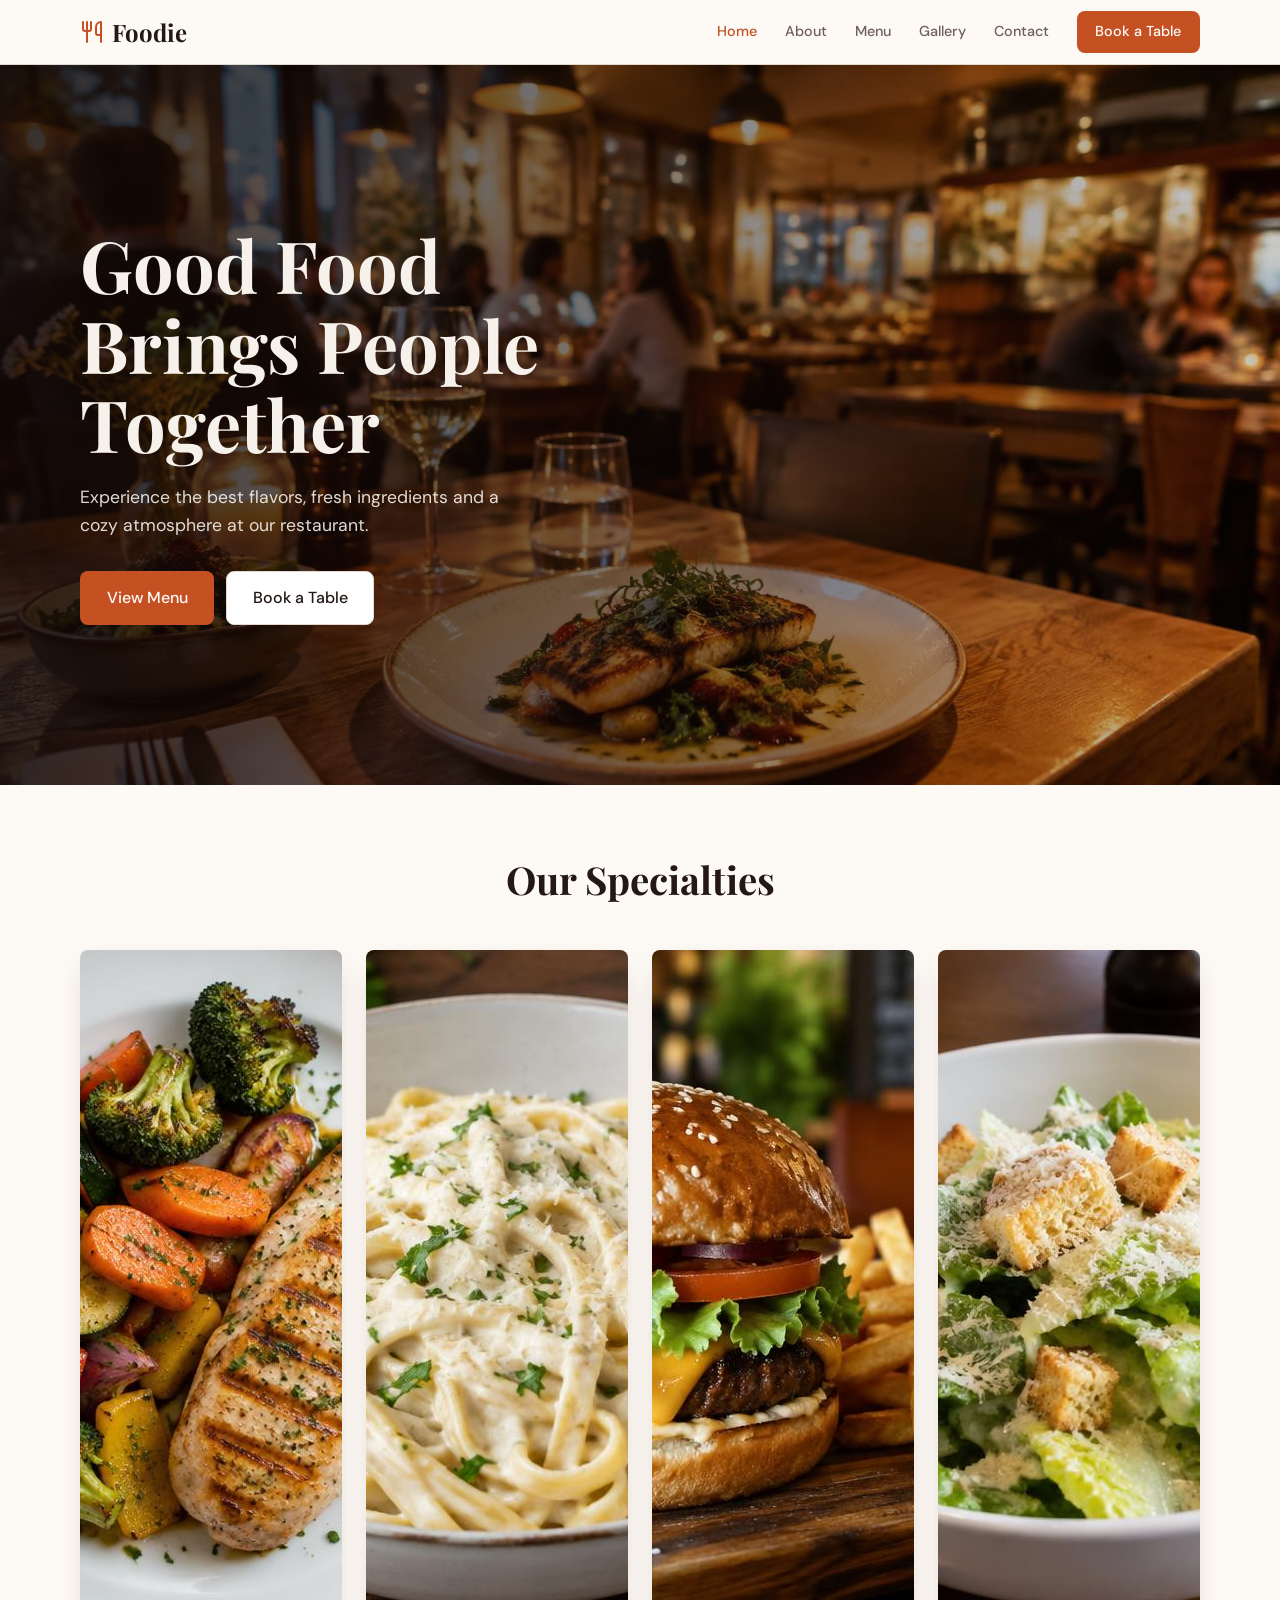
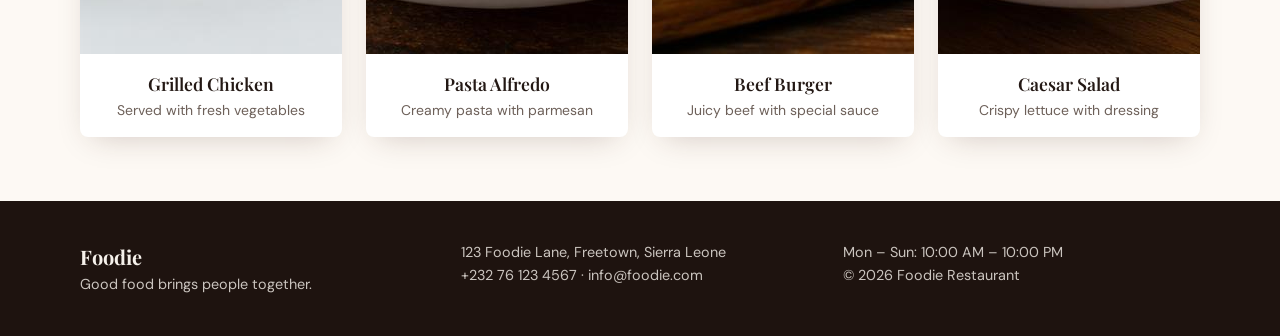
<file: index.html>
<!DOCTYPE html>
<html lang="en">
<head>
  <meta charset="utf-8">
  <meta name="viewport" content="width=device-width, initial-scale=1">
  <title>Foodie Restaurant | Good Food Brings People Together</title>
  <meta name="description" content="Fresh, delicious meals and a cozy atmosphere in Freetown. View our menu and book a table.">
  <meta property="og:title" content="Foodie Restaurant">
  <meta property="og:description" content="Fresh, delicious meals and a cozy atmosphere in Freetown.">
  <meta property="og:type" content="website">
  <meta name="twitter:card" content="summary_large_image">
  <link rel="preconnect" href="https://fonts.googleapis.com">
  <link rel="preconnect" href="https://fonts.gstatic.com" crossorigin>
  <link href="https://fonts.googleapis.com/css2?family=DM+Sans:wght@400;500;700&family=Playfair+Display:wght@600;700&display=swap" rel="stylesheet">
  <link rel="stylesheet" href="css/styles.css">
  <link rel="icon" href="favicon.ico" type="image/x-icon">
</head>
<body>

  <!-- ===== Header ===== -->
  <header class="site-header">
    <div class="container header-inner">
      <a href="index.html" class="brand">
        <svg class="icon" width="24" height="24" viewBox="0 0 24 24" fill="none" stroke="currentColor" stroke-width="2" stroke-linecap="round" stroke-linejoin="round"><path d="M3 2v7c0 1.1.9 2 2 2h4a2 2 0 0 0 2-2V2"/><path d="M7 2v20"/><path d="M21 15V2a5 5 0 0 0-5 5v6c0 1.1.9 2 2 2h3Zm0 0v7"/></svg>
        Foodie
      </a>

      <nav class="nav-desktop">
        <a href="index.html" class="active">Home</a>
        <a href="about.html">About</a>
        <a href="menu.html">Menu</a>
        <a href="gallery.html">Gallery</a>
        <a href="contact.html">Contact</a>
        <button class="btn btn-primary" data-open-booking>Book a Table</button>
      </nav>

      <button class="nav-toggle" id="navToggle" aria-label="Toggle menu" aria-expanded="false">
        <svg id="iconOpen" width="24" height="24" viewBox="0 0 24 24" fill="none" stroke="currentColor" stroke-width="2" stroke-linecap="round"><path d="M4 6h16M4 12h16M4 18h16"/></svg>
        <svg id="iconClose" width="24" height="24" viewBox="0 0 24 24" fill="none" stroke="currentColor" stroke-width="2" stroke-linecap="round" hidden><path d="M18 6 6 18M6 6l12 12"/></svg>
      </button>
    </div>

    <nav class="nav-mobile" id="navMobile" hidden>
      <a href="index.html" class="active">Home</a>
      <a href="about.html">About</a>
      <a href="menu.html">Menu</a>
      <a href="gallery.html">Gallery</a>
      <a href="contact.html">Contact</a>
      <button class="btn btn-primary" data-open-booking>Book a Table</button>
    </nav>
  </header>

  <main>
    <!-- ===== Hero ===== -->
    <section class="hero">
      <img src="assets/hero.jpg" alt="Diners enjoying dinner at Foodie restaurant" width="1600" height="912">
      <div class="hero-overlay"></div>
      <div class="container hero-content">
        <h1>Good Food Brings People Together</h1>
        <p>Experience the best flavors, fresh ingredients and a cozy atmosphere at our restaurant.</p>
        <div class="hero-actions">
          <a class="btn btn-primary btn-lg" href="menu.html">View Menu</a>
          <button class="btn btn-secondary btn-lg" data-open-booking>Book a Table</button>
        </div>
      </div>
    </section>

    <!-- ===== Specialties ===== -->
    <section class="section">
      <div class="container">
        <h2 class="section-head">Our Specialties</h2>
        <div class="card-grid">

          <article class="dish-card">
            <img src="assets/chicken.jpg" alt="Grilled Chicken" loading="lazy" width="944" height="704">
            <div class="body">
              <h3>Grilled Chicken</h3>
              <p>Served with fresh vegetables</p>
            </div>
          </article>

          <article class="dish-card">
            <img src="assets/pasta.jpg" alt="Pasta Alfredo" loading="lazy" width="944" height="704">
            <div class="body">
              <h3>Pasta Alfredo</h3>
              <p>Creamy pasta with parmesan</p>
            </div>
          </article>

          <article class="dish-card">
            <img src="assets/burger.jpg" alt="Beef Burger" loading="lazy" width="944" height="704">
            <div class="body">
              <h3>Beef Burger</h3>
              <p>Juicy beef with special sauce</p>
            </div>
          </article>

          <article class="dish-card">
            <img src="assets/salad.jpg" alt="Caesar Salad" loading="lazy" width="944" height="704">
            <div class="body">
              <h3>Caesar Salad</h3>
              <p>Crispy lettuce with dressing</p>
            </div>
          </article>

        </div>
      </div>
    </section>
  </main>

  <!-- ===== Footer ===== -->
  <footer class="site-footer">
    <div class="container footer-grid">
      <div>
        <p class="brand-name">Foodie</p>
        <p class="soft">Good food brings people together.</p>
      </div>
      <div class="soft">
        <p>123 Foodie Lane, Freetown, Sierra Leone</p>
        <p>+232 76 123 4567 &middot; info@foodie.com</p>
      </div>
      <div class="soft">
        <p>Mon &ndash; Sun: 10:00 AM &ndash; 10:00 PM</p>
        <p>&copy; <span id="year">2026</span> Foodie Restaurant</p>
      </div>
    </div>
  </footer>

  <!-- ===== Book a Table popup ===== -->
  <div class="modal" id="bookingModal" hidden>
    <div class="modal-backdrop" data-close-booking></div>
    <div class="modal-box" role="dialog" aria-modal="true" aria-labelledby="bookingTitle">
      <button class="modal-close" data-close-booking aria-label="Close">&times;</button>
      <h2 class="modal-title" id="bookingTitle">Book a Table</h2>
      <form class="booking-form" id="bookingForm">
        <input class="field" name="name" placeholder="Name" required>
        <input class="field" name="phone" placeholder="Phone Number" required>
        <input class="field" name="date" type="date" required aria-label="Date">
        <input class="field" name="time" type="time" min="10:00" max="22:00" required aria-label="Time">
        <select class="field span-2" name="guests" required aria-label="Number of guests">
          <option value="" disabled selected>Number of Guests</option>
          <option value="1">1 guest</option>
          <option value="2">2 guests</option>
          <option value="3">3 guests</option>
          <option value="4">4 guests</option>
          <option value="5">5 guests</option>
          <option value="6">6 guests</option>
          <option value="7">7 guests</option>
          <option value="8">8 guests</option>
        </select>
        <textarea class="field span-2" name="notes" placeholder="Special Requests (Optional)"></textarea>
        <button class="btn btn-primary btn-lg span-2" type="submit">Reserve Table</button>
      </form>
    </div>
  </div>

  <div class="toast" id="toast" role="status"></div>

  <script src="js/main.js"></script>
</body>
</html>
</file>
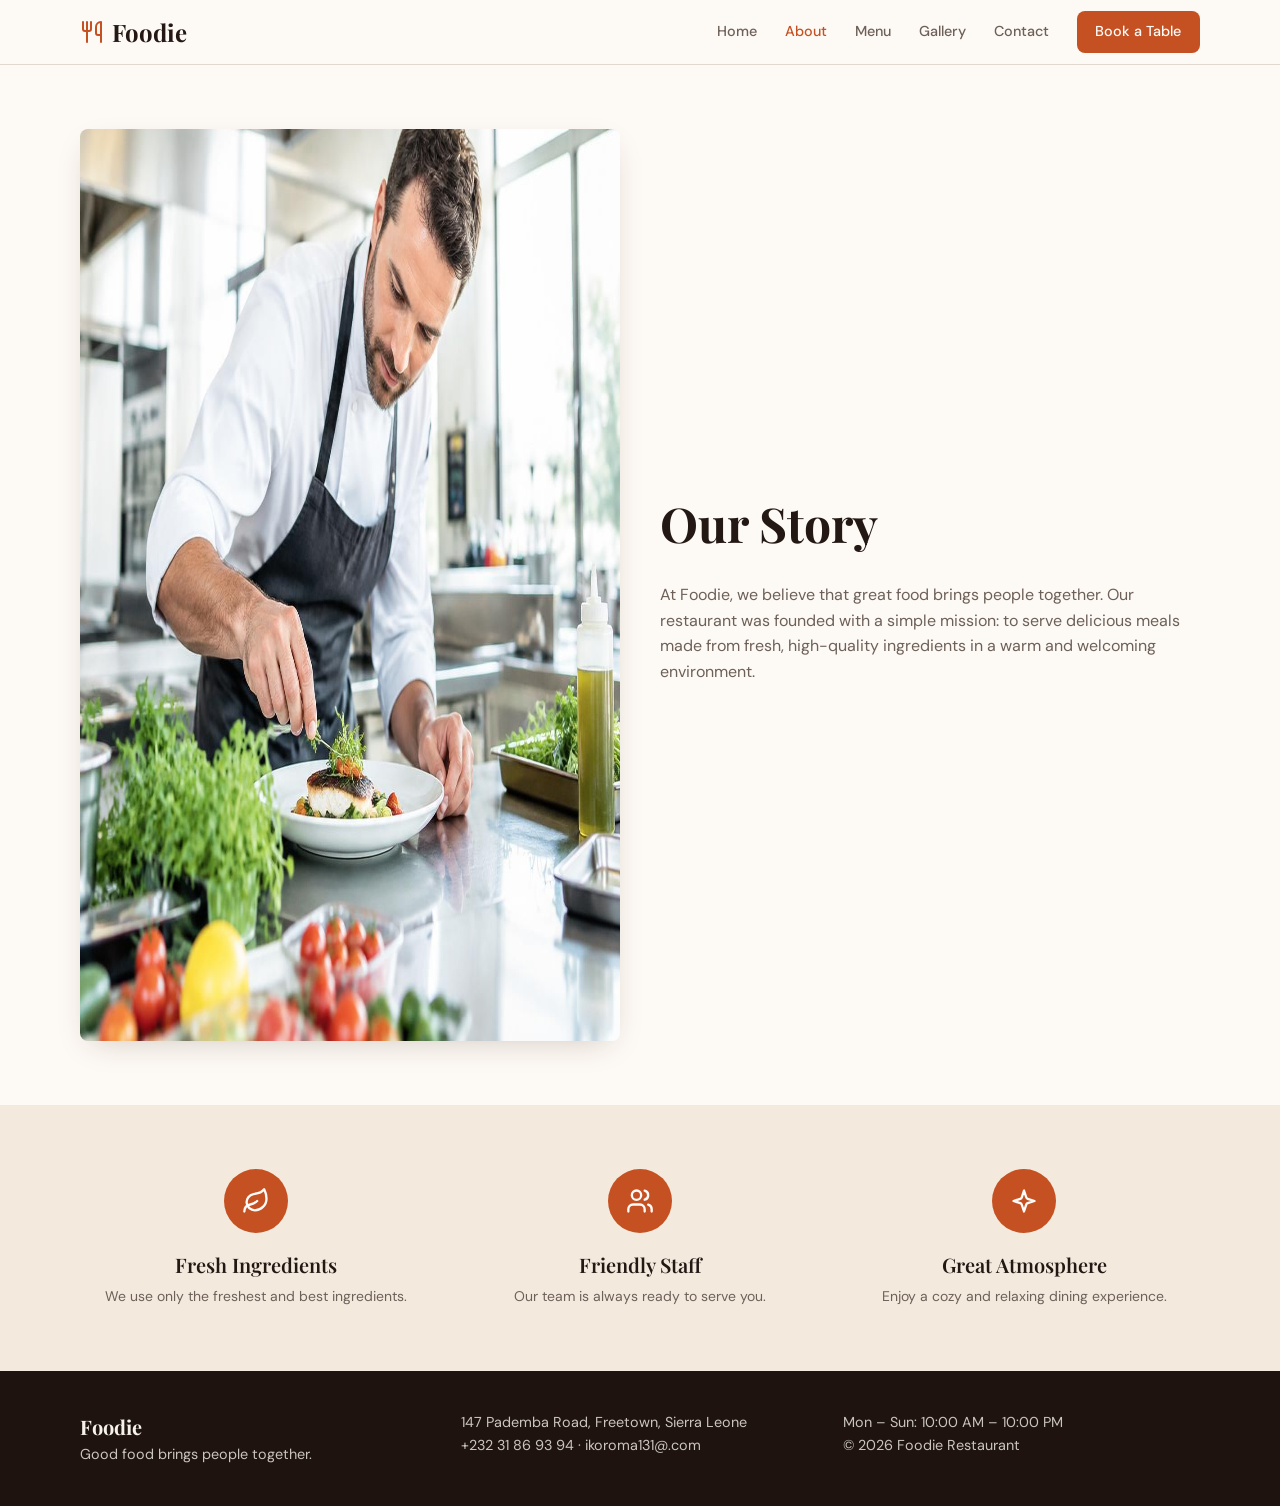
<file: about.html>
<!DOCTYPE html>
<html lang="en">
<head>
  <meta charset="utf-8">
  <meta name="viewport" content="width=device-width, initial-scale=1">
  <title>About Us | Foodie Restaurant</title>
  <meta name="description" content="Our story: simple, fresh, high-quality food served with love in Freetown.">
  <meta property="og:title" content="About Foodie Restaurant">
  <meta property="og:description" content="Our story: simple, fresh, high-quality food served with love.">
  <meta property="og:type" content="website">
  <meta name="twitter:card" content="summary_large_image">
  <link rel="preconnect" href="https://fonts.googleapis.com">
  <link rel="preconnect" href="https://fonts.gstatic.com" crossorigin>
  <link href="https://fonts.googleapis.com/css2?family=DM+Sans:wght@400;500;700&family=Playfair+Display:wght@600;700&display=swap" rel="stylesheet">
  <link rel="stylesheet" href="css/styles.css">
  <link rel="icon" href="favicon.ico" type="image/x-icon">
</head>
<body>

  <!-- ===== Header ===== -->
  <header class="site-header">
    <div class="container header-inner">
      <a href="index.html" class="brand">
        <svg class="icon" width="24" height="24" viewBox="0 0 24 24" fill="none" stroke="currentColor" stroke-width="2" stroke-linecap="round" stroke-linejoin="round"><path d="M3 2v7c0 1.1.9 2 2 2h4a2 2 0 0 0 2-2V2"/><path d="M7 2v20"/><path d="M21 15V2a5 5 0 0 0-5 5v6c0 1.1.9 2 2 2h3Zm0 0v7"/></svg>
        Foodie
      </a>

      <nav class="nav-desktop">
        <a href="index.html">Home</a>
        <a href="about.html" class="active">About</a>
        <a href="menu.html">Menu</a>
        <a href="gallery.html">Gallery</a>
        <a href="contact.html">Contact</a>
        <button class="btn btn-primary" data-open-booking>Book a Table</button>
      </nav>

      <button class="nav-toggle" id="navToggle" aria-label="Toggle menu" aria-expanded="false">
        <svg id="iconOpen" width="24" height="24" viewBox="0 0 24 24" fill="none" stroke="currentColor" stroke-width="2" stroke-linecap="round"><path d="M4 6h16M4 12h16M4 18h16"/></svg>
        <svg id="iconClose" width="24" height="24" viewBox="0 0 24 24" fill="none" stroke="currentColor" stroke-width="2" stroke-linecap="round" hidden><path d="M18 6 6 18M6 6l12 12"/></svg>
      </button>
    </div>

    <nav class="nav-mobile" id="navMobile" hidden>
      <a href="index.html">Home</a>
      <a href="about.html" class="active">About</a>
      <a href="menu.html">Menu</a>
      <a href="gallery.html">Gallery</a>
      <a href="contact.html">Contact</a>
      <button class="btn btn-primary" data-open-booking>Book a Table</button>
    </nav>
  </header>

  <main>
    <!-- ===== Our story ===== -->
    <section class="section">
      <div class="container about-grid">
        <img src="assets/about.jpg" alt="Our chef plating a dish" loading="lazy" width="1200" height="912">
        <div>
          <h1>Our Story</h1>
          <p>
            At Foodie, we believe that great food brings people together. Our restaurant was founded with a simple
            mission: to serve delicious meals made from fresh, high-quality ingredients in a warm and welcoming environment.
          </p>
        </div>
      </div>
    </section>

    <!-- ===== Why eat with us ===== -->
    <section class="section features">
      <div class="container feature-grid">

        <div>
          <div class="feature-icon">
            <svg width="28" height="28" viewBox="0 0 24 24" fill="none" stroke="currentColor" stroke-width="2" stroke-linecap="round" stroke-linejoin="round"><path d="M11 20A7 7 0 0 1 9.8 6.1C15.5 5 17 4.48 19 2c1 2 2 4.18 2 8 0 5.5-4.78 10-10 10Z"/><path d="M2 21c0-3 1.85-5.36 5.08-6C9.5 14.52 12 13 13 12"/></svg>
          </div>
          <h3>Fresh Ingredients</h3>
          <p>We use only the freshest and best ingredients.</p>
        </div>

        <div>
          <div class="feature-icon">
            <svg width="28" height="28" viewBox="0 0 24 24" fill="none" stroke="currentColor" stroke-width="2" stroke-linecap="round" stroke-linejoin="round"><path d="M16 21v-2a4 4 0 0 0-4-4H6a4 4 0 0 0-4 4v2"/><circle cx="9" cy="7" r="4"/><path d="M22 21v-2a4 4 0 0 0-3-3.87"/><path d="M16 3.13a4 4 0 0 1 0 7.75"/></svg>
          </div>
          <h3>Friendly Staff</h3>
          <p>Our team is always ready to serve you.</p>
        </div>

        <div>
          <div class="feature-icon">
            <svg width="28" height="28" viewBox="0 0 24 24" fill="none" stroke="currentColor" stroke-width="2" stroke-linecap="round" stroke-linejoin="round"><path d="m12 3-1.9 5.8a2 2 0 0 1-1.3 1.3L3 12l5.8 1.9a2 2 0 0 1 1.3 1.3L12 21l1.9-5.8a2 2 0 0 1 1.3-1.3L21 12l-5.8-1.9a2 2 0 0 1-1.3-1.3Z"/></svg>
          </div>
          <h3>Great Atmosphere</h3>
          <p>Enjoy a cozy and relaxing dining experience.</p>
        </div>

      </div>
    </section>
  </main>

  <!-- ===== Footer ===== -->
  <footer class="site-footer">
    <div class="container footer-grid">
      <div>
        <p class="brand-name">Foodie</p>
        <p class="soft">Good food brings people together.</p>
      </div>
      <div class="soft">
        <p>147 Pademba Road, Freetown, Sierra Leone</p>
        <p>+232 31 86 93 94 &middot; ikoroma131@.com</p>
      </div>
      <div class="soft">
        <p>Mon &ndash; Sun: 10:00 AM &ndash; 10:00 PM</p>
        <p>&copy; <span id="year">2026</span> Foodie Restaurant</p>
      </div>
    </div>
  </footer>

  <!-- ===== Book a Table popup ===== -->
  <div class="modal" id="bookingModal" hidden>
    <div class="modal-backdrop" data-close-booking></div>
    <div class="modal-box" role="dialog" aria-modal="true" aria-labelledby="bookingTitle">
      <button class="modal-close" data-close-booking aria-label="Close">&times;</button>
      <h2 class="modal-title" id="bookingTitle">Book a Table</h2>
      <form class="booking-form" id="bookingForm">
        <input class="field" name="name" placeholder="Name" required>
        <input class="field" name="phone" placeholder="Phone Number" required>
        <input class="field" name="date" type="date" required aria-label="Date">
        <input class="field" name="time" type="time" min="10:00" max="22:00" required aria-label="Time">
        <select class="field span-2" name="guests" required aria-label="Number of guests">
          <option value="" disabled selected>Number of Guests</option>
          <option value="1">1 guest</option>
          <option value="2">2 guests</option>
          <option value="3">3 guests</option>
          <option value="4">4 guests</option>
          <option value="5">5 guests</option>
          <option value="6">6 guests</option>
          <option value="7">7 guests</option>
          <option value="8">8 guests</option>
        </select>
        <textarea class="field span-2" name="notes" placeholder="Special Requests (Optional)"></textarea>
        <button class="btn btn-primary btn-lg span-2" type="submit">Reserve Table</button>
      </form>
    </div>
  </div>

  <div class="toast" id="toast" role="status"></div>

  <script src="js/main.js"></script>
</body>
</html>
</file>
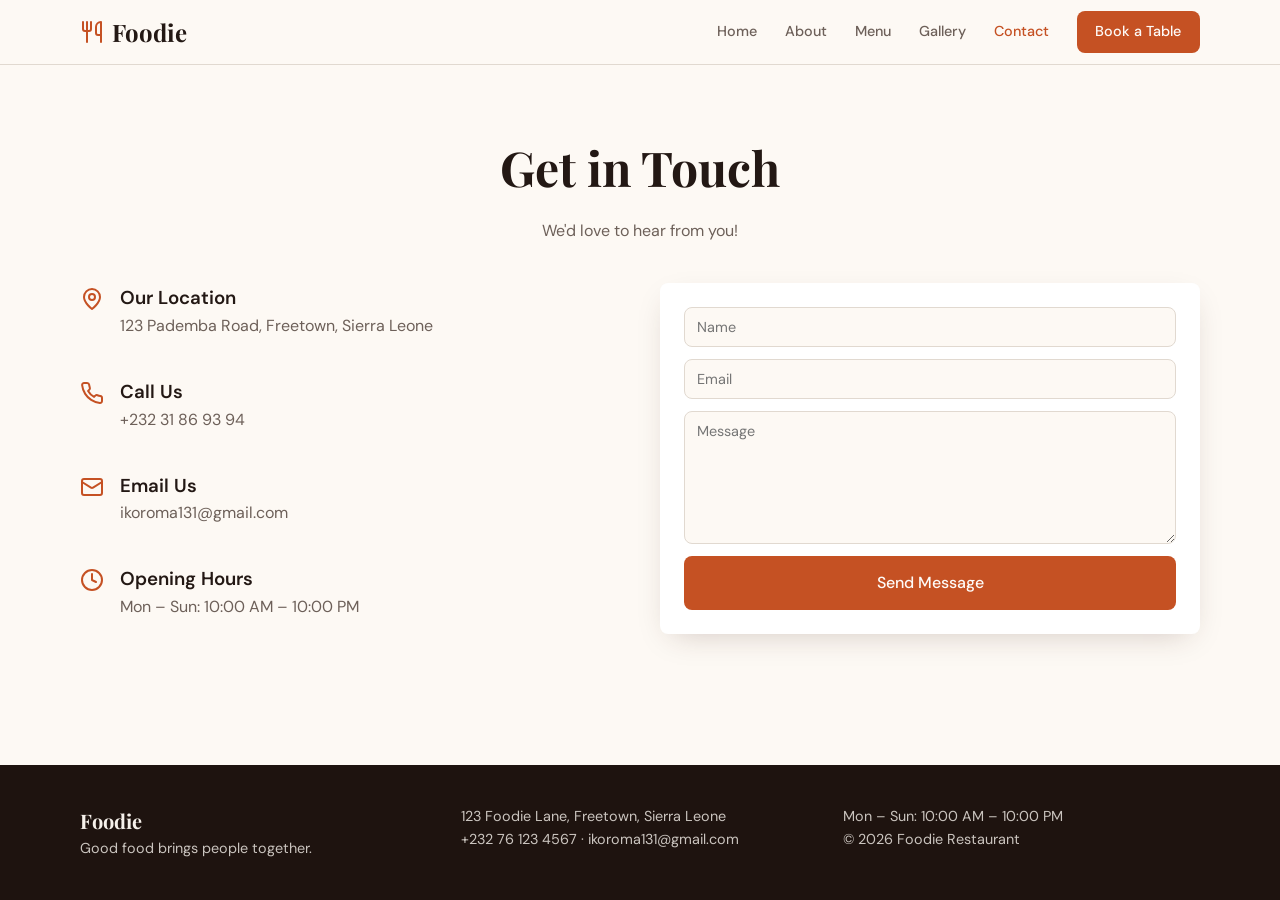
<file: contact.html>
<!DOCTYPE html>
<html lang="en">
<head>
  <meta charset="utf-8">
  <meta name="viewport" content="width=device-width, initial-scale=1">
  <title>Contact | Foodie Restaurant</title>
  <meta name="description" content="Find us at 123 Foodie Lane, Freetown. Call, email or send us a message.">
  <meta property="og:title" content="Contact Foodie Restaurant">
  <meta property="og:description" content="We'd love to hear from you.">
  <meta property="og:type" content="website">
  <meta name="twitter:card" content="summary_large_image">
  <link rel="preconnect" href="https://fonts.googleapis.com">
  <link rel="preconnect" href="https://fonts.gstatic.com" crossorigin>
  <link href="https://fonts.googleapis.com/css2?family=DM+Sans:wght@400;500;700&family=Playfair+Display:wght@600;700&display=swap" rel="stylesheet">
  <link rel="stylesheet" href="css/styles.css">
  <link rel="icon" href="favicon.ico" type="image/x-icon">
</head>
<body>

  <!-- ===== Header ===== -->
  <header class="site-header">
    <div class="container header-inner">
      <a href="index.html" class="brand">
        <svg class="icon" width="24" height="24" viewBox="0 0 24 24" fill="none" stroke="currentColor" stroke-width="2" stroke-linecap="round" stroke-linejoin="round"><path d="M3 2v7c0 1.1.9 2 2 2h4a2 2 0 0 0 2-2V2"/><path d="M7 2v20"/><path d="M21 15V2a5 5 0 0 0-5 5v6c0 1.1.9 2 2 2h3Zm0 0v7"/></svg>
        Foodie
      </a>

      <nav class="nav-desktop">
        <a href="index.html">Home</a>
        <a href="about.html">About</a>
        <a href="menu.html">Menu</a>
        <a href="gallery.html">Gallery</a>
        <a href="contact.html" class="active">Contact</a>
        <button class="btn btn-primary" data-open-booking>Book a Table</button>
      </nav>

      <button class="nav-toggle" id="navToggle" aria-label="Toggle menu" aria-expanded="false">
        <svg id="iconOpen" width="24" height="24" viewBox="0 0 24 24" fill="none" stroke="currentColor" stroke-width="2" stroke-linecap="round"><path d="M4 6h16M4 12h16M4 18h16"/></svg>
        <svg id="iconClose" width="24" height="24" viewBox="0 0 24 24" fill="none" stroke="currentColor" stroke-width="2" stroke-linecap="round" hidden><path d="M18 6 6 18M6 6l12 12"/></svg>
      </button>
    </div>

    <nav class="nav-mobile" id="navMobile" hidden>
      <a href="index.html">Home</a>
      <a href="about.html">About</a>
      <a href="menu.html">Menu</a>
      <a href="gallery.html">Gallery</a>
      <a href="contact.html" class="active">Contact</a>
      <button class="btn btn-primary" data-open-booking>Book a Table</button>
    </nav>
  </header>

  <main>
    <section class="section">
      <div class="container">
        <div class="page-title">
          <h1>Get in Touch</h1>
          <p>We'd love to hear from you!</p>
        </div>

        <div class="contact-grid">

          <!-- Our details -->
          <div class="info-list">
            <div class="info-row">
              <svg class="icon" width="24" height="24" viewBox="0 0 24 24" fill="none" stroke="currentColor" stroke-width="2" stroke-linecap="round" stroke-linejoin="round"><path d="M20 10c0 6-8 12-8 12s-8-6-8-12a8 8 0 0 1 16 0Z"/><circle cx="12" cy="10" r="3"/></svg>
              <div>
                <h3>Our Location</h3>
                <p>123 Pademba Road, Freetown, Sierra Leone</p>
              </div>
            </div>

            <div class="info-row">
              <svg class="icon" width="24" height="24" viewBox="0 0 24 24" fill="none" stroke="currentColor" stroke-width="2" stroke-linecap="round" stroke-linejoin="round"><path d="M22 16.92v3a2 2 0 0 1-2.18 2 19.79 19.79 0 0 1-8.63-3.07 19.5 19.5 0 0 1-6-6 19.79 19.79 0 0 1-3.07-8.67A2 2 0 0 1 4.11 2h3a2 2 0 0 1 2 1.72 12.84 12.84 0 0 0 .7 2.81 2 2 0 0 1-.45 2.11L8.09 9.91a16 16 0 0 0 6 6l1.27-1.27a2 2 0 0 1 2.11-.45 12.84 12.84 0 0 0 2.81.7A2 2 0 0 1 22 16.92Z"/></svg>
              <div>
                <h3>Call Us</h3>
                <p>+232 31 86 93 94</p>
              </div>
            </div>

            <div class="info-row">
              <svg class="icon" width="24" height="24" viewBox="0 0 24 24" fill="none" stroke="currentColor" stroke-width="2" stroke-linecap="round" stroke-linejoin="round"><rect x="2" y="4" width="20" height="16" rx="2"/><path d="m22 7-8.97 5.7a1.94 1.94 0 0 1-2.06 0L2 7"/></svg>
              <div>
                <h3>Email Us</h3>
                <p>ikoroma131@gmail.com</p>
              </div>
            </div>

            <div class="info-row">
              <svg class="icon" width="24" height="24" viewBox="0 0 24 24" fill="none" stroke="currentColor" stroke-width="2" stroke-linecap="round" stroke-linejoin="round"><circle cx="12" cy="12" r="10"/><path d="M12 6v6l4 2"/></svg>
              <div>
                <h3>Opening Hours</h3>
                <p>Mon &ndash; Sun: 10:00 AM &ndash; 10:00 PM</p>
              </div>
            </div>
          </div>

          <!-- Message form -->
          <form class="contact-form" id="contactForm">
            <input class="field" name="name" placeholder="Name" required>
            <input class="field" name="email" type="email" placeholder="Email" required>
            <textarea class="field" name="message" placeholder="Message" rows="5" required></textarea>
            <button class="btn btn-primary btn-lg btn-block" type="submit">Send Message</button>
          </form>

        </div>
      </div>
    </section>
  </main>

  <!-- ===== Footer ===== -->
  <footer class="site-footer">
    <div class="container footer-grid">
      <div>
        <p class="brand-name">Foodie</p>
        <p class="soft">Good food brings people together.</p>
      </div>
      <div class="soft">
        <p>123 Foodie Lane, Freetown, Sierra Leone</p>
        <p>+232 76 123 4567 &middot; ikoroma131@gmail.com</p>
      </div>
      <div class="soft">
        <p>Mon &ndash; Sun: 10:00 AM &ndash; 10:00 PM</p>
        <p>&copy; <span id="year">2026</span> Foodie Restaurant</p>
      </div>
    </div>
  </footer>

  <!-- ===== Book a Table popup ===== -->
  <div class="modal" id="bookingModal" hidden>
    <div class="modal-backdrop" data-close-booking></div>
    <div class="modal-box" role="dialog" aria-modal="true" aria-labelledby="bookingTitle">
      <button class="modal-close" data-close-booking aria-label="Close">&times;</button>
      <h2 class="modal-title" id="bookingTitle">Book a Table</h2>
      <form class="booking-form" id="bookingForm">
        <input class="field" name="name" placeholder="Name" required>
        <input class="field" name="phone" placeholder="Phone Number" required>
        <input class="field" name="date" type="date" required aria-label="Date">
        <input class="field" name="time" type="time" min="10:00" max="22:00" required aria-label="Time">
        <select class="field span-2" name="guests" required aria-label="Number of guests">
          <option value="" disabled selected>Number of Guests</option>
          <option value="1">1 guest</option>
          <option value="2">2 guests</option>
          <option value="3">3 guests</option>
          <option value="4">4 guests</option>
          <option value="5">5 guests</option>
          <option value="6">6 guests</option>
          <option value="7">7 guests</option>
          <option value="8">8 guests</option>
        </select>
        <textarea class="field span-2" name="notes" placeholder="Special Requests (Optional)"></textarea>
        <button class="btn btn-primary btn-lg span-2" type="submit">Reserve Table</button>
      </form>
    </div>
  </div>

  <div class="toast" id="toast" role="status"></div>

  <script src="js/main.js"></script>
</body>
</html>
</file>
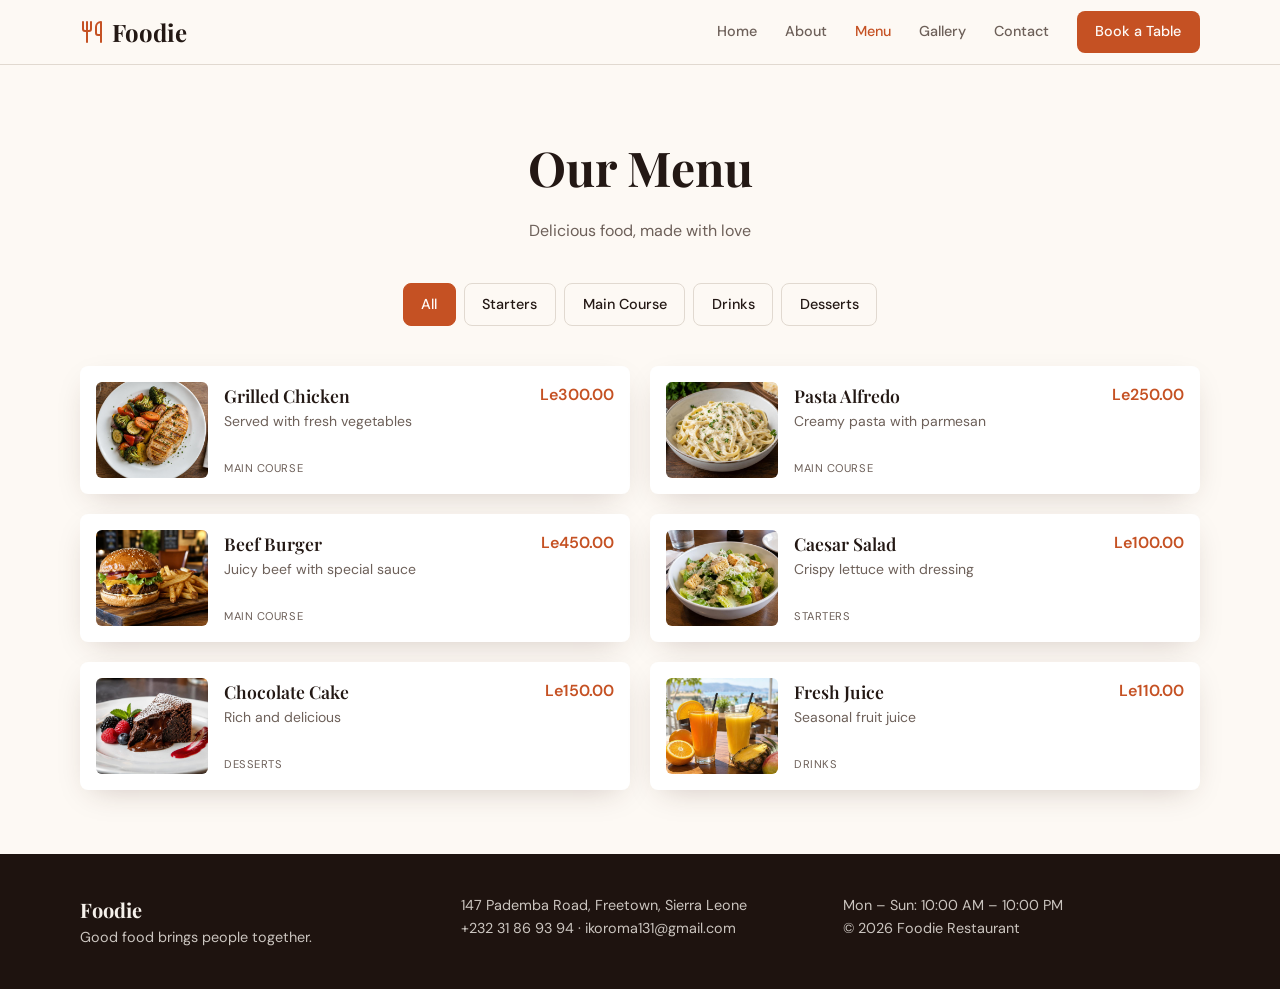
<file: menu.html>
<!DOCTYPE html>
<html lang="en">
<head>
  <meta charset="utf-8">
  <meta name="viewport" content="width=device-width, initial-scale=1">
  <title>Menu | Foodie Restaurant</title>
  <meta name="description" content="Starters, main courses, drinks and desserts. Delicious food, made with love.">
  <meta property="og:title" content="Foodie Menu">
  <meta property="og:description" content="Delicious food, made with love.">
  <meta property="og:type" content="website">
  <meta name="twitter:card" content="summary_large_image">
  <link rel="preconnect" href="https://fonts.googleapis.com">
  <link rel="preconnect" href="https://fonts.gstatic.com" crossorigin>
  <link href="https://fonts.googleapis.com/css2?family=DM+Sans:wght@400;500;700&family=Playfair+Display:wght@600;700&display=swap" rel="stylesheet">
  <link rel="stylesheet" href="css/styles.css">
  <link rel="icon" href="favicon.ico" type="image/x-icon">
</head>
<body>

  <!-- ===== Header ===== -->
  <header class="site-header">
    <div class="container header-inner">
      <a href="index.html" class="brand">
        <svg class="icon" width="24" height="24" viewBox="0 0 24 24" fill="none" stroke="currentColor" stroke-width="2" stroke-linecap="round" stroke-linejoin="round"><path d="M3 2v7c0 1.1.9 2 2 2h4a2 2 0 0 0 2-2V2"/><path d="M7 2v20"/><path d="M21 15V2a5 5 0 0 0-5 5v6c0 1.1.9 2 2 2h3Zm0 0v7"/></svg>
        Foodie
      </a>

      <nav class="nav-desktop">
        <a href="index.html">Home</a>
        <a href="about.html">About</a>
        <a href="menu.html" class="active">Menu</a>
        <a href="gallery.html">Gallery</a>
        <a href="contact.html">Contact</a>
        <button class="btn btn-primary" data-open-booking>Book a Table</button>
      </nav>

      <button class="nav-toggle" id="navToggle" aria-label="Toggle menu" aria-expanded="false">
        <svg id="iconOpen" width="24" height="24" viewBox="0 0 24 24" fill="none" stroke="currentColor" stroke-width="2" stroke-linecap="round"><path d="M4 6h16M4 12h16M4 18h16"/></svg>
        <svg id="iconClose" width="24" height="24" viewBox="0 0 24 24" fill="none" stroke="currentColor" stroke-width="2" stroke-linecap="round" hidden><path d="M18 6 6 18M6 6l12 12"/></svg>
      </button>
    </div>

    <nav class="nav-mobile" id="navMobile" hidden>
      <a href="index.html">Home</a>
      <a href="about.html">About</a>
      <a href="menu.html" class="active">Menu</a>
      <a href="gallery.html">Gallery</a>
      <a href="contact.html">Contact</a>
      <button class="btn btn-primary" data-open-booking>Book a Table</button>
    </nav>
  </header>

  <main>
    <section class="section">
      <div class="container">
        <div class="page-title">
          <h1>Our Menu</h1>
          <p>Delicious food, made with love</p>
        </div>

        <!-- Category buttons: clicking one shows only that group of dishes -->
        <div class="filters">
          <button class="btn btn-outline is-active" data-filter="All">All</button>
          <button class="btn btn-outline" data-filter="Starters">Starters</button>
          <button class="btn btn-outline" data-filter="Main Course">Main Course</button>
          <button class="btn btn-outline" data-filter="Drinks">Drinks</button>
          <button class="btn btn-outline" data-filter="Desserts">Desserts</button>
        </div>

        <div class="menu-grid">

          <article class="menu-item" data-category="Main Course">
            <img src="assets/chicken.jpg" alt="Grilled Chicken" loading="lazy" width="944" height="704">
            <div class="body">
              <div class="top">
                <h3>Grilled Chicken</h3>
                <span class="price">Le300.00</span>
              </div>
              <p class="desc">Served with fresh vegetables</p>
              <span class="tag">Main Course</span>
            </div>
          </article>

          <article class="menu-item" data-category="Main Course">
            <img src="assets/pasta.jpg" alt="Pasta Alfredo" loading="lazy" width="944" height="704">
            <div class="body">
              <div class="top">
                <h3>Pasta Alfredo</h3>
                <span class="price">Le250.00</span>
              </div>
              <p class="desc">Creamy pasta with parmesan</p>
              <span class="tag">Main Course</span>
            </div>
          </article>

          <article class="menu-item" data-category="Main Course">
            <img src="assets/burger.jpg" alt="Beef Burger" loading="lazy" width="944" height="704">
            <div class="body">
              <div class="top">
                <h3>Beef Burger</h3>
                <span class="price">Le450.00</span>
              </div>
              <p class="desc">Juicy beef with special sauce</p>
              <span class="tag">Main Course</span>
            </div>
          </article>

          <article class="menu-item" data-category="Starters">
            <img src="assets/salad.jpg" alt="Caesar Salad" loading="lazy" width="944" height="704">
            <div class="body">
              <div class="top">
                <h3>Caesar Salad</h3>
                <span class="price">Le100.00</span>
              </div>
              <p class="desc">Crispy lettuce with dressing</p>
              <span class="tag">Starters</span>
            </div>
          </article>

          <article class="menu-item" data-category="Desserts">
            <img src="assets/cake.jpg" alt="Chocolate Cake" loading="lazy" width="944" height="704">
            <div class="body">
              <div class="top">
                <h3>Chocolate Cake</h3>
                <span class="price">Le150.00</span>
              </div>
              <p class="desc">Rich and delicious</p>
              <span class="tag">Desserts</span>
            </div>
          </article>

          <article class="menu-item" data-category="Drinks">
            <img src="assets/juice.jpg" alt="Fresh Juice" loading="lazy" width="944" height="704">
            <div class="body">
              <div class="top">
                <h3>Fresh Juice</h3>
                <span class="price">Le110.00</span>
              </div>
              <p class="desc">Seasonal fruit juice</p>
              <span class="tag">Drinks</span>
            </div>
          </article>

        </div>
      </div>
    </section>
  </main>

  <!-- ===== Footer ===== -->
  <footer class="site-footer">
    <div class="container footer-grid">
      <div>
        <p class="brand-name">Foodie</p>
        <p class="soft">Good food brings people together.</p>
      </div>
      <div class="soft">
        <p>147 Pademba Road, Freetown, Sierra Leone</p>
        <p>+232 31 86 93 94 &middot; ikoroma131@gmail.com</p>
      </div>
      <div class="soft">
        <p>Mon &ndash; Sun: 10:00 AM &ndash; 10:00 PM</p>
        <p>&copy; <span id="year">2026</span> Foodie Restaurant</p>
      </div>
    </div>
  </footer>

  <!-- ===== Book a Table popup ===== -->
  <div class="modal" id="bookingModal" hidden>
    <div class="modal-backdrop" data-close-booking></div>
    <div class="modal-box" role="dialog" aria-modal="true" aria-labelledby="bookingTitle">
      <button class="modal-close" data-close-booking aria-label="Close">&times;</button>
      <h2 class="modal-title" id="bookingTitle">Book a Table</h2>
      <form class="booking-form" id="bookingForm">
        <input class="field" name="name" placeholder="Name" required>
        <input class="field" name="phone" placeholder="Phone Number" required>
        <input class="field" name="date" type="date" required aria-label="Date">
        <input class="field" name="time" type="time" min="10:00" max="22:00" required aria-label="Time">
        <select class="field span-2" name="guests" required aria-label="Number of guests">
          <option value="" disabled selected>Number of Guests</option>
          <option value="1">1 guest</option>
          <option value="2">2 guests</option>
          <option value="3">3 guests</option>
          <option value="4">4 guests</option>
          <option value="5">5 guests</option>
          <option value="6">6 guests</option>
          <option value="7">7 guests</option>
          <option value="8">8 guests</option>
        </select>
        <textarea class="field span-2" name="notes" placeholder="Special Requests (Optional)"></textarea>
        <button class="btn btn-primary btn-lg span-2" type="submit">Reserve Table</button>
      </form>
    </div>
  </div>

  <div class="toast" id="toast" role="status"></div>

  <script src="js/main.js"></script>
</body>
</html>
</file>
<file: css/styles.css>
/* ============================================================
   FOODIE RESTAURANT - STYLESHEET
   Colours, fonts and spacing are set once at the top (:root).
   Change a value there and the whole website updates.
   ============================================================ */

:root {
  /* ---- Colours ---- */
  --bg: oklch(0.985 0.008 75);            /* page background */
  --fg: oklch(0.22 0.02 40);              /* main text */
  --card: oklch(1 0 0);                   /* boxes / panels */
  --primary: oklch(0.58 0.16 40);         /* brand colour (buttons, prices) */
  --primary-fg: oklch(0.99 0.005 75);     /* text on brand colour */
  --secondary: oklch(0.94 0.02 75);       /* soft section background */
  --muted: oklch(0.5 0.02 50);            /* quieter text */
  --border: oklch(0.89 0.015 70);         /* lines and input borders */
  --dark: oklch(0.2 0.02 40);             /* footer background */
  --dark-fg: oklch(0.96 0.01 75);         /* footer text */
  --destructive: oklch(0.577 0.245 27.3); /* error messages */

  /* ---- Fonts ---- */
  --font-display: "Playfair Display", Georgia, serif;
  --font-body: "DM Sans", system-ui, sans-serif;

  /* ---- Shape & depth ---- */
  --radius: 0.5rem;
  --shadow-card: 0 10px 30px -12px oklch(0.3 0.05 40 / 0.25);
  --header-bg: oklch(0.985 0.008 75 / 0.95);
  --hero-overlay: linear-gradient(90deg, oklch(0.15 0.02 40 / 0.85), oklch(0.15 0.02 40 / 0.2));
}

/* ---------- Reset ---------- */
*,
*::before,
*::after { box-sizing: border-box; margin: 0; padding: 0; }

html { scroll-behavior: smooth; }

body {
  font-family: var(--font-body);
  background-color: var(--bg);
  color: var(--fg);
  line-height: 1.6;
  min-height: 100vh;
  display: flex;
  flex-direction: column;
  -webkit-font-smoothing: antialiased;
}

img { display: block; max-width: 100%; }
a { color: inherit; text-decoration: none; }
button { font: inherit; cursor: pointer; border: none; background: none; color: inherit; }
input, select, textarea { font: inherit; color: inherit; }
[hidden] { display: none !important; }

/* ---------- Helpers ---------- */
.container { width: 100%; max-width: 72rem; margin: 0 auto; padding: 0 1rem; }
.display { font-family: var(--font-display); }
.muted { color: var(--muted); }
main { flex: 1; }

/* ---------- Buttons ---------- */
.btn {
  display: inline-flex;
  align-items: center;
  justify-content: center;
  gap: 0.5rem;
  padding: 0.55rem 1.1rem;
  border-radius: var(--radius);
  font-size: 0.9rem;
  font-weight: 500;
  border: 1px solid transparent;
  transition: background-color 0.2s, color 0.2s, border-color 0.2s, transform 0.2s;
}
.btn-primary { background-color: var(--primary); color: var(--primary-fg); }
.btn-primary:hover { background-color: oklch(0.52 0.16 40); }
.btn-secondary { background-color: var(--card); color: var(--fg); border-color: var(--border); }
.btn-secondary:hover { background-color: var(--secondary); }
.btn-outline { background-color: transparent; color: var(--fg); border-color: var(--border); }
.btn-outline:hover { background-color: var(--secondary); }
.btn-lg { padding: 0.8rem 1.6rem; font-size: 1rem; }
.btn-block { width: 100%; }
.btn.is-active { background-color: var(--primary); color: var(--primary-fg); border-color: var(--primary); }

/* ---------- Header & navigation ---------- */
.site-header {
  position: sticky;
  top: 0;
  z-index: 40;
  background-color: var(--header-bg);
  backdrop-filter: blur(8px);
  border-bottom: 1px solid var(--border);
}
.header-inner {
  height: 4rem;
  display: flex;
  align-items: center;
  justify-content: space-between;
  gap: 1rem;
}
.brand {
  display: inline-flex;
  align-items: center;
  gap: 0.5rem;
  font-family: var(--font-display);
  font-size: 1.5rem;
  font-weight: 700;
}
.brand .icon { color: var(--primary); }

.nav-desktop { display: none; align-items: center; gap: 1.75rem; }
.nav-desktop a { font-size: 0.9rem; font-weight: 500; color: var(--muted); transition: color 0.2s; }
.nav-desktop a:hover { color: var(--primary); }
.nav-desktop a.active { color: var(--primary); }

.nav-toggle { display: inline-flex; padding: 0.25rem; }
.nav-mobile { display: flex; flex-direction: column; gap: 0.25rem; padding: 0.75rem 1rem 1rem; border-top: 1px solid var(--border); }
.nav-mobile a { padding: 0.5rem 0; font-weight: 500; }
.nav-mobile a.active { color: var(--primary); }
.nav-mobile .btn { margin-top: 0.5rem; }

@media (min-width: 768px) {
  .nav-desktop { display: flex; }
  .nav-toggle, .nav-mobile { display: none; }
}

/* ---------- Page title (About / Menu / Gallery / Contact) ---------- */
.section { padding: 4rem 0; }
.page-title { text-align: center; margin-bottom: 2.5rem; }
.page-title h1 { font-family: var(--font-display); font-size: clamp(2.25rem, 5vw, 3rem); font-weight: 700; }
.page-title p { margin-top: 0.75rem; color: var(--muted); }

/* ---------- Home: hero ---------- */
.hero {
  position: relative;
  display: flex;
  align-items: center;
  min-height: 80vh;
  overflow: hidden;
}
.hero > img {
  position: absolute;
  inset: 0;
  width: 100%;
  height: 100%;
  object-fit: cover;
}
.hero-overlay { position: absolute; inset: 0; background-image: var(--hero-overlay); }
.hero-content { position: relative; color: var(--dark-fg); }
.hero-content h1 {
  font-family: var(--font-display);
  font-size: clamp(2.5rem, 7vw, 4.5rem);
  font-weight: 700;
  line-height: 1.1;
  max-width: 36rem;
}
.hero-content p { margin-top: 1.25rem; max-width: 28rem; font-size: 1.1rem; opacity: 0.9; }
.hero-actions { margin-top: 2rem; display: flex; flex-wrap: wrap; gap: 0.75rem; }

/* ---------- Home: specialties cards ---------- */
.section-head { text-align: center; font-family: var(--font-display); font-size: clamp(1.9rem, 4vw, 2.4rem); font-weight: 700; margin-bottom: 2.5rem; }
.card-grid { display: grid; gap: 1.5rem; grid-template-columns: 1fr; }
@media (min-width: 640px) { .card-grid { grid-template-columns: repeat(2, 1fr); } }
@media (min-width: 1024px) { .card-grid { grid-template-columns: repeat(4, 1fr); } }

.dish-card {
  background-color: var(--card);
  border-radius: var(--radius);
  overflow: hidden;
  box-shadow: var(--shadow-card);
  transition: transform 0.25s;
}
.dish-card:hover { transform: translateY(-4px); }
.dish-card img { width: 100%; aspect-ratio: 4 / 3; object-fit: cover; }
.dish-card .body { padding: 1rem; text-align: center; }
.dish-card h3 { font-family: var(--font-display); font-size: 1.1rem; font-weight: 600; }
.dish-card p { font-size: 0.875rem; color: var(--muted); }

/* ---------- About ---------- */
.about-grid { display: grid; gap: 2.5rem; grid-template-columns: 1fr; align-items: center; }
@media (min-width: 768px) { .about-grid { grid-template-columns: repeat(2, 1fr); } }
.about-grid img { border-radius: var(--radius); box-shadow: var(--shadow-card); }
.about-grid h1 { font-family: var(--font-display); font-size: clamp(2.25rem, 5vw, 3rem); font-weight: 700; }
.about-grid p { margin-top: 1.25rem; color: var(--muted); }

.features { background-color: var(--secondary); }
.feature-grid { display: grid; gap: 2rem; grid-template-columns: 1fr; text-align: center; }
@media (min-width: 640px) { .feature-grid { grid-template-columns: repeat(3, 1fr); } }
.feature-icon {
  width: 4rem;
  height: 4rem;
  margin: 0 auto;
  display: flex;
  align-items: center;
  justify-content: center;
  border-radius: 999px;
  background-color: var(--primary);
  color: var(--primary-fg);
}
.feature-grid h3 { margin-top: 1rem; font-family: var(--font-display); font-size: 1.25rem; font-weight: 600; }
.feature-grid p { margin-top: 0.25rem; font-size: 0.875rem; color: var(--muted); }

/* ---------- Menu ---------- */
.filters { display: flex; flex-wrap: wrap; justify-content: center; gap: 0.5rem; margin-bottom: 2.5rem; }
.menu-grid { display: grid; gap: 1.25rem; grid-template-columns: 1fr; }
@media (min-width: 768px) { .menu-grid { grid-template-columns: repeat(2, 1fr); } }

.menu-item {
  display: flex;
  gap: 1rem;
  background-color: var(--card);
  padding: 1rem;
  border-radius: var(--radius);
  box-shadow: var(--shadow-card);
}
.menu-item img { width: 7rem; height: 6rem; object-fit: cover; border-radius: 0.375rem; flex-shrink: 0; }
.menu-item .body { display: flex; flex-direction: column; flex: 1; }
.menu-item .top { display: flex; align-items: flex-start; justify-content: space-between; gap: 0.5rem; }
.menu-item h3 { font-family: var(--font-display); font-size: 1.1rem; font-weight: 600; }
.menu-item .price { color: var(--primary); font-weight: 600; white-space: nowrap; }
.menu-item .desc { font-size: 0.875rem; color: var(--muted); }
.menu-item .tag { margin-top: auto; font-size: 0.7rem; text-transform: uppercase; letter-spacing: 0.05em; color: var(--muted); }

/* ---------- Gallery ---------- */
.gallery-grid { display: grid; gap: 1rem; grid-template-columns: repeat(2, 1fr); }
@media (min-width: 768px) { .gallery-grid { grid-template-columns: repeat(4, 1fr); } }
.gallery-item { overflow: hidden; border-radius: var(--radius); padding: 0; }
.gallery-item img { width: 100%; aspect-ratio: 1 / 1; object-fit: cover; transition: transform 0.5s; }
.gallery-item:hover img { transform: scale(1.1); }

/* ---------- Contact ---------- */
.contact-grid { display: grid; gap: 2.5rem; grid-template-columns: 1fr; }
@media (min-width: 768px) { .contact-grid { grid-template-columns: repeat(2, 1fr); } }
.info-list { display: grid; gap: 1.5rem; }
.info-row { display: flex; gap: 1rem; }
.info-row .icon { width: 1.5rem; height: 1.5rem; color: var(--primary); flex-shrink: 0; margin-top: 0.25rem; }
.info-row h3 { font-weight: 600; }
.info-row p { color: var(--muted); }

.contact-form {
  display: grid;
  gap: 0.75rem;
  background-color: var(--card);
  padding: 1.5rem;
  border-radius: var(--radius);
  box-shadow: var(--shadow-card);
}

/* ---------- Form fields ---------- */
.field {
  width: 100%;
  height: 2.5rem;
  padding: 0 0.75rem;
  border: 1px solid var(--border);
  border-radius: var(--radius);
  background-color: var(--bg);
  font-size: 0.9rem;
}
textarea.field { height: auto; min-height: 8rem; padding: 0.5rem 0.75rem; resize: vertical; }
.field:focus { outline: none; border-color: var(--primary); box-shadow: 0 0 0 3px oklch(0.58 0.16 40 / 0.25); }
.field.invalid { border-color: var(--destructive); }

/* ---------- Book a Table popup ---------- */
.modal { position: fixed; inset: 0; z-index: 50; display: grid; place-items: center; padding: 1rem; }
.modal-backdrop { position: absolute; inset: 0; background-color: oklch(0 0 0 / 0.55); }
.modal-box {
  position: relative;
  width: min(32rem, 100%);
  max-height: 90vh;
  overflow-y: auto;
  background-color: var(--card);
  color: var(--card-foreground, var(--fg));
  border-radius: var(--radius);
  padding: 1.5rem;
  box-shadow: var(--shadow-card);
}
.modal-title { font-family: var(--font-display); font-size: 1.5rem; font-weight: 700; margin-bottom: 1rem; }
.modal-close { position: absolute; top: 0.75rem; right: 0.75rem; font-size: 1.5rem; line-height: 1; color: var(--muted); padding: 0.25rem 0.5rem; }
.modal-close:hover { color: var(--fg); }
.booking-form { display: grid; gap: 0.75rem; grid-template-columns: 1fr; }
@media (min-width: 640px) {
  .booking-form { grid-template-columns: repeat(2, 1fr); }
  .span-2 { grid-column: span 2; }
}

/* ---------- Gallery lightbox ---------- */
.lightbox {
  position: fixed;
  inset: 0;
  z-index: 60;
  display: grid;
  place-items: center;
  align-content: center;
  gap: 0.75rem;
  padding: 1.5rem;
  background-color: oklch(0.15 0.02 40 / 0.92);
}
.lightbox img { max-width: min(100%, 48rem); max-height: 75vh; object-fit: contain; border-radius: var(--radius); }
.lightbox figcaption { color: var(--dark-fg); text-align: center; }
.lightbox-close { position: absolute; top: 1rem; right: 1.25rem; color: var(--dark-fg); font-size: 2rem; line-height: 1; }

/* ---------- Toast message ---------- */
.toast {
  position: fixed;
  top: 1rem;
  left: 50%;
  transform: translate(-50%, -0.75rem);
  z-index: 70;
  max-width: min(92vw, 32rem);
  padding: 0.75rem 1.25rem;
  border-radius: var(--radius);
  background-color: var(--dark);
  color: var(--dark-fg);
  font-size: 0.9rem;
  box-shadow: var(--shadow-card);
  opacity: 0;
  pointer-events: none;
  transition: opacity 0.25s, transform 0.25s;
}
.toast.show { opacity: 1; transform: translate(-50%, 0); }
.toast.error { background-color: var(--destructive); color: #fff; }

/* ---------- Footer ---------- */
.site-footer { background-color: var(--dark); color: var(--dark-fg); padding: 2.5rem 0; font-size: 0.9rem; }
.footer-grid { display: grid; gap: 1.5rem; grid-template-columns: 1fr; }
@media (min-width: 640px) { .footer-grid { grid-template-columns: repeat(3, 1fr); } }
.footer-grid .brand-name { font-family: var(--font-display); font-size: 1.25rem; font-weight: 700; }
.footer-grid .soft { opacity: 0.8; }
</file>
